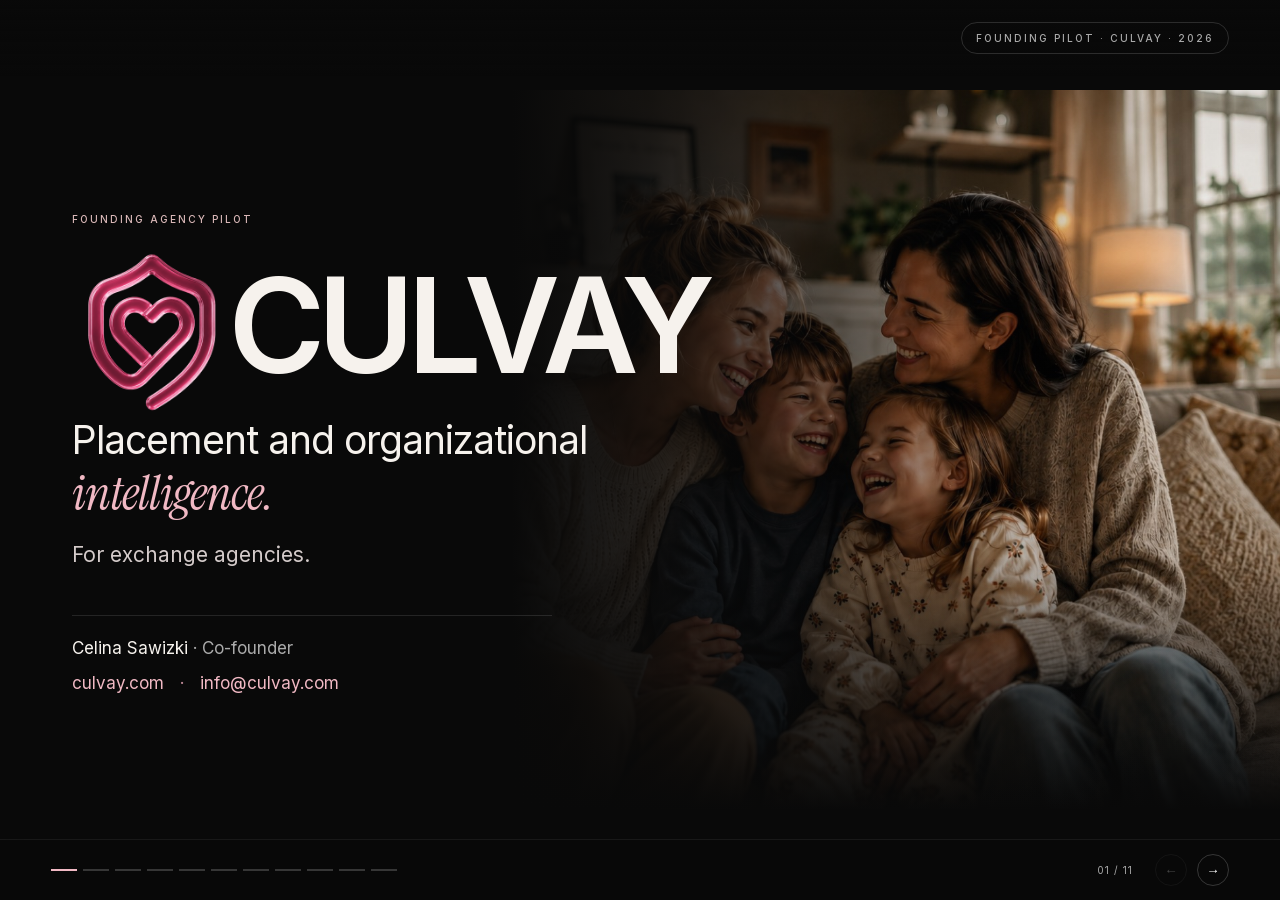
<file: index.html>
<!doctype html>
<html lang="en"><head><meta charset="utf-8"><meta name="viewport" content="width=device-width,initial-scale=1"><title>Culvay · Founding Pilot</title><meta name="author" content="Celina Sawizki"><link rel="icon" href="assets/signet.png">
<link rel="stylesheet" href="culvay-slides.css">
<style>
/* culvay-slides.css already loads fonts from assets/; this page is one level deeper, so repoint them. */
@font-face{font-family:Inter;src:url(assets/inter.woff2)}
@font-face{font-family:Instrument;src:url(assets/serif.woff2);font-style:italic}

h2.hl{font-size:52px;margin-bottom:0}

/* ---------- Cover & closing ---------- */
.cover{isolation:isolate}
.cover .canvas{justify-content:center}
.cover .canvas:before{content:"";position:absolute;inset:0 0 0 40%;z-index:-1;background:linear-gradient(90deg,#090909 0%,#090909c0 28%,#09090920 70%),linear-gradient(0deg,#090909 2%,transparent 35%),url(assets/family.jpg) 70% 36%/cover no-repeat}
.cover-copy{max-width:640px;position:relative}
.cover h1{font-size:76px;font-weight:550;line-height:1.02;letter-spacing:-.06em;margin:0 0 20px}
.cover-sub{font-size:19px;line-height:1.5;color:var(--soft);max-width:460px}
.byline{display:flex;align-items:center;gap:14px;margin-top:40px;padding-top:24px;border-top:1px solid var(--line);max-width:420px}
.byline img{width:52px;height:52px;border-radius:50%;object-fit:cover;border:2px solid #36242c}
.byline b{display:block;font-size:17px;font-weight:500}
.byline small{display:block;font-size:12px;color:var(--rose);letter-spacing:.5px;margin-top:2px}
.cover-site{margin-top:22px;font-size:12px;color:var(--muted);letter-spacing:1px}
.closing .canvas{justify-content:center;align-items:center;text-align:center}
.closing h1{font-size:60px}
.closing .cover-sub{margin:0 auto 32px}

/* ---------- Shared slide grid helpers ---------- */
.v3{display:grid;flex:1;min-height:0;gap:22px}
@media screen and (max-width:750px){.v3{grid-template-columns:minmax(0,1fr)!important}}

/* ---------- 01 · Description ---------- */
.pillars{display:flex;gap:10px;flex-wrap:wrap;margin-top:22px}
.pillars .chip{font-size:12px;padding:8px 14px}
.thesis{font-size:26px;line-height:1.35;letter-spacing:-.015em;color:var(--ink);max-width:760px;margin-top:18px}
.thesis b{font-weight:550}

/* ---------- 03 · Solution : full workflow diagram ---------- */
.diagram-canvas .lede{margin-bottom:0}
.art{position:absolute;object-fit:contain}
.name{font-size:15px;font-weight:500;letter-spacing:-.3px;color:var(--ink)}
.caption{font-size:11.5px;line-height:1.35;color:var(--muted);margin:3px 0 0}
.caption b{font-family:ui-monospace,SFMono-Regular,Menlo,monospace;font-weight:500;color:var(--blush)}
.txt{position:absolute}
.quiet{opacity:.5}
.swarm-band{position:absolute;left:300px;width:820px;top:300px;height:34px;border:1px solid #f1b9c433;border-radius:14px;background:linear-gradient(135deg,#ffffff08,#91384f1c)}
.pill{position:absolute;transform:translateX(-50%);display:flex;align-items:center;gap:7px;font-size:11px;letter-spacing:1.2px;text-transform:uppercase;color:var(--blush);border:1px solid #f1b9c455;border-radius:20px;background:#171114;white-space:nowrap}
.pill i{width:5px;height:5px;border-radius:50%;background:#f1b9c4}
.arrow-label{position:absolute;font-size:12px;line-height:18px;color:var(--blush);white-space:nowrap}
.step{position:absolute;width:22px;height:22px;border:1px solid #f1b9c4;color:#201317;background:var(--blush);border-radius:50%;display:grid;place-items:center;font-family:ui-monospace,monospace;font-size:11px;font-weight:600}
.more{position:absolute;left:1092px;top:378px}
.more .mono{font-size:30px;color:var(--blush);letter-spacing:-.04em;line-height:1}

/* ---------- 04 · Competition ---------- */
.comp{grid-template-columns:1fr 330px;gap:36px;align-items:center}
.comp .map{padding:14px 16px}
.comp .map svg{width:100%;height:410px}
.points{list-style:none;margin:0;padding:0}
.points li{padding:20px 0;border-top:1px solid var(--line)}
.points li:first-child{border-top:0}
.points .big{font-size:44px}
.points p{font-size:14px;line-height:1.5;color:var(--soft);margin-top:6px}

/* ---------- 05 · Market ---------- */
.mkt{grid-template-columns:280px 1fr 260px;align-items:center;gap:30px}
.roles3{list-style:none;margin:0;padding:0}
.roles3 li{padding:16px 0;border-top:1px solid var(--line)}
.roles3 li:first-child{border-top:0}
.roles3 b{display:block;font-size:18px;font-weight:500;letter-spacing:-.4px;margin-top:5px}
.roles3 .buyer b{color:var(--blush)}
.rings{display:flex;flex-direction:column;min-height:0}
.rings svg{width:100%;height:auto;max-height:300px;display:block}
.rings text{font-family:Inter,Arial,sans-serif;fill:var(--soft)}
.gtm{display:flex;align-items:center;gap:8px;justify-content:center;margin-top:8px;font-size:11px;color:var(--muted)}
.gtm b{font-weight:500;color:var(--ink);border:1px solid var(--line-2);border-radius:20px;padding:5px 11px}
.gtm b.on{background:var(--blush);color:#201317;border-color:var(--blush)}
.mktdesc{font-size:13.5px;line-height:1.55;color:var(--soft)}
.mktdesc b{color:var(--ink);font-weight:500}

/* ---------- 06 · Product model ---------- */
.prod{grid-template-columns:380px 1fr;gap:30px;align-items:center}
.prod-shot{margin:0;border-radius:14px;overflow:hidden;border:1px solid var(--line)}
.prod-shot img{width:100%;display:block}
.prod-shot figcaption{font-size:11px;color:var(--muted);padding:8px 2px 0}
.feat{list-style:none;margin:0;padding:0}
.feat li{display:grid;grid-template-columns:1fr auto;align-items:baseline;gap:10px;padding:9px 0;border-top:1px solid var(--line);font-size:13px;color:var(--ink)}
.feat li:first-child{border-top:0}
.road{list-style:none;margin:16px 0 0;padding:0;display:grid;grid-template-columns:repeat(7,1fr);gap:8px}
.road li{position:relative;padding-top:16px;border-top:2px solid var(--blush)}
.road li.now{border-top-style:dashed;border-top-color:#f1b9c4aa}
.road li.next{border-top:2px dotted #ffffff40}
.road li:before{content:"✓";position:absolute;top:-10px;left:0;width:18px;height:18px;border-radius:50%;background:var(--blush);color:#201317;font-size:10px;font-weight:700;display:grid;place-items:center}
.road li.now:before{content:"";background:var(--bg);border:2px solid var(--blush)}
.road li.next:before{content:"";background:var(--bg);border:1px solid #ffffff50}
.road span{font-size:9px;letter-spacing:1.3px;text-transform:uppercase;color:var(--rose)}
.road b{display:block;font-size:13px;font-weight:500;margin:4px 0 2px;letter-spacing:-.2px}
.road small{display:block;font-size:10px;color:var(--muted);line-height:1.4}
.partners{font-size:12px;line-height:1.5;color:var(--muted);margin-top:14px;border-top:1px solid var(--line);padding-top:12px}
.partners b{color:var(--soft);font-weight:500}

/* ---------- 07 · Business model : illustrated ---------- */
.biz{grid-template-columns:1fr 1fr;gap:26px;align-items:start;flex:none;margin-top:8px}
.price3{padding:28px 30px;position:relative;overflow:hidden}
.price3 .row{display:flex;align-items:baseline;gap:10px;margin-top:10px}
.price3 .big{font-size:46px}
.price3-fig{position:absolute;right:-10px;top:-10px;width:128px;opacity:.95}
.delivery{display:flex;flex-direction:column;gap:14px}
.dstep{display:flex;align-items:center;gap:16px;border:1px solid var(--line);border-radius:14px;padding:12px;background:var(--card)}
.dstep img{width:64px;height:64px;border-radius:10px;object-fit:cover;flex:none;background:#171114}
.dstep span{font-size:13px;color:var(--soft);line-height:1.4}
.dstep b{color:var(--ink);font-weight:500}

/* ---------- 09 · GTM ---------- */
.gtmplan{grid-template-columns:1fr 1fr;gap:24px;align-items:start;flex:none;margin-top:8px}
.gtmplan .card{padding:32px 34px}
.gtmplan .card h3{font-size:10px;letter-spacing:1.3px;text-transform:uppercase;color:var(--rose);margin:0 0 10px}
.gtmplan .card p{font-size:15px;line-height:1.7;color:var(--soft);margin:0}
.gtmplan .card p+p{margin-top:14px}
.seq{display:flex;align-items:center;gap:8px;justify-content:center;margin-top:20px;font-size:11px;color:var(--muted)}
.seq b{font-weight:500;color:var(--ink);border:1px solid var(--line-2);border-radius:20px;padding:6px 12px}
.seq b.on{background:var(--blush);color:#201317;border-color:var(--blush)}

/* ---------- 10 · Team ---------- */
.team10{grid-template-columns:300px 1fr;gap:26px;align-items:start;flex:none;margin-top:8px}
.team{display:flex;flex-direction:column;gap:14px}
.person{display:flex;gap:12px;align-items:center}
.person img{width:58px;height:58px;border-radius:50%;object-fit:cover;border:2px solid #36242c}
.person b{display:block;font-size:14px;font-weight:500}
.person small{display:block;font-size:10.5px;color:var(--muted);line-height:1.4;margin-top:2px}
.amb{display:flex;align-items:center;gap:12px;border-top:1px solid var(--line);padding-top:12px;font-size:11px;color:var(--muted)}
.amb b{font-size:28px;font-weight:500;color:var(--blush);letter-spacing:-.04em}
.advisors{padding:32px 34px}
.advisors p{font-size:15px;line-height:1.7;color:var(--soft);margin:0 0 16px}
.advisors p b{color:var(--ink);font-weight:500}

/* ---------- 11 · Financials ---------- */
.fin table{width:100%;border-collapse:collapse;font-size:13px;margin-top:6px}
.fin th{text-align:left;font-size:10px;letter-spacing:1.1px;text-transform:uppercase;font-weight:500;color:var(--muted);padding:0 10px 10px 0}
.fin th.yr{text-align:center}
.fin td{padding:10px 10px 10px 0;border-top:1px solid var(--line);color:var(--soft)}
.fin td.yr{text-align:center;font-family:ui-monospace,SFMono-Regular,Menlo,monospace;color:var(--ink)}
.fin td:first-child{color:var(--ink);font-weight:500}
.fin .tbd{color:var(--dim);font-style:italic;font-family:Inter,Arial,sans-serif;font-size:11.5px}

/* ---------- 12 · Status & ask ---------- */
.ask5{grid-template-columns:1fr 1.3fr;gap:18px;align-items:start;flex:none}
.team3{display:flex;flex-direction:column;gap:18px;padding:24px 26px}
.team3 .person img{width:70px;height:70px}
.team3 .person b{font-size:17px}
.team3 .person small{font-size:12px}
.ask h3{font-size:22px;letter-spacing:-.04em;margin-bottom:6px}
.ask ol{list-style:none;padding:0;margin:0}
.ask li{display:grid;grid-template-columns:24px 1fr;padding:8px 0;border-top:1px solid #ffffff16;font-size:11.5px;line-height:1.45;color:#c9bdc1}
.ask li:first-child{border-top:0}
.ask li span{font-size:9.5px;color:var(--rose);padding-top:2px}
.ask li b{display:block;color:var(--ink);font-weight:500;font-size:13.5px}
.ask5 .ask{padding:18px 28px}
.ask5 .ask h3{font-size:24px;margin-bottom:4px}
.ask5 .ask li b{font-size:15.5px}
.ask5 .ask li{font-size:13px;padding:6px 0}
a.cta{display:inline-flex;align-items:center;gap:26px;padding:10px 16px;background:#f4bcc7;color:#201317;border-radius:7px;text-decoration:none;font-size:12px;font-weight:600;margin-top:10px;align-self:flex-start}

/* ---------- Chrome: footer & nav (shared across every deck) ---------- */
footer{position:fixed;bottom:0;left:0;right:0;z-index:10;padding:14px 4%;display:flex;align-items:center;justify-content:space-between;background:#090909e0;backdrop-filter:blur(16px);border-top:1px solid #ffffff10}
.progress{display:flex;gap:6px;align-items:center}
.progress button{cursor:pointer;padding:8px 0;width:26px;background:none;border:0}
.progress button:after{content:"";display:block;height:2px;background:#ffffff30}
.progress button.active:after{background:var(--blush)}
.progress .sep{width:1px;height:12px;background:#ffffff30;margin:0 6px}
.controls{display:flex;gap:10px;align-items:center}
.controls span{font-size:10px;color:var(--muted);margin-right:12px;letter-spacing:1px;white-space:nowrap}
.controls button{border:1px solid #ffffff30;background:transparent;color:white;border-radius:50%;width:32px;height:32px;cursor:pointer}
.controls button:disabled{opacity:.25;cursor:default}
:focus-visible{outline:2px solid var(--blush);outline-offset:4px}
@media(prefers-reduced-motion:reduce){main{scroll-behavior:auto}}
@media print{html,body{background:#090909;-webkit-print-color-adjust:exact;print-color-adjust:exact}footer{display:none}header{position:fixed;background:none}main{height:auto;overflow:visible;scroll-snap-type:none}section{width:1280px;height:720px;display:block;overflow:hidden;break-after:page;page-break-after:always}section:last-child{break-after:auto;page-break-after:auto}.canvas{transform:none}@page{size:1280px 720px;margin:0}}

/* ---------- Phones: drop the fixed canvas and stack everything ---------- */
@media screen and (max-width:750px){
header{padding:18px 6%}.label{font-size:8px}
section{height:auto;min-height:100svh;display:block;scroll-snap-align:start}
main{scroll-snap-type:y proximity}
.canvas{width:auto;height:auto;transform:none;padding:96px 6% 96px}
.top{flex-direction:column;align-items:flex-start;gap:14px}
h2{font-size:38px}
.cover h1{font-size:46px}
.mkt,.comp,.prod,.biz,.gtmplan,.team10,.ask5{grid-template-columns:minmax(0,1fr)!important}
.road{grid-template-columns:1fr 1fr!important}
footer{gap:12px}.progress{flex:1;min-width:0;gap:3px;overflow:hidden}.progress button{flex:1;min-width:0;width:auto}.progress .sep{display:none}
/* Both workflow diagrams are hand-positioned for 1280×720 : keep them a scaled fixed canvas rather than reflowing. */
#s2,#s3{height:100svh!important;display:grid!important;place-items:center}
#s2 .canvas,#s3 .canvas{width:1280px!important;height:720px!important;padding:88px 72px 82px!important;transform:scale(calc(min(100vw,750px)/1280))!important}
}

/* Ascending GTM milestones */
.gtm-intro{font-size:17px;color:var(--soft);margin-top:14px}
.gtm-path{position:relative;width:1136px;height:420px;flex:none;margin-top:8px}
.gtm-curve{position:absolute;inset:0;width:100%;height:100%}
.gtm-milestone{position:absolute;width:244px}
.gtm-milestone h3{font-size:23px;line-height:1.15;margin:0 0 9px}
.gtm-milestone p{font-size:14px;line-height:1.55;color:var(--soft)}
.gtm-milestone b{display:block;margin-top:10px;font-size:11px;font-weight:500;color:var(--rose)}
.gtm-milestone img{width:76px;height:68px;object-fit:contain;position:absolute;left:56px;top:-80px}
.gtm-leadership{position:absolute;left:665px;top:20px;width:135px;height:95px;object-fit:contain}
.gtm-foot{font-size:11px;color:var(--muted);margin-top:0}
@media screen and (max-width:750px){#s9{height:100svh!important;display:grid!important;place-items:center}#s9 .canvas{width:1280px!important;height:720px!important;padding:88px 72px 82px!important;transform:scale(calc(min(100vw,750px)/1280))!important}}

/* Business model: price and participation */
.revenue-layout{display:grid;grid-template-columns:480px 1fr;gap:36px;margin-top:48px}
.revenue-price{padding-top:12px}
.revenue-number{font-size:96px;letter-spacing:-7px;line-height:1.1;color:var(--blush);margin-top:12px}
.revenue-unit{font-size:23px;color:var(--ink);margin-top:8px}
.revenue-detail{font-size:16px;line-height:1.65;color:var(--soft);margin-top:24px}
.revenue-future{border-top:1px solid var(--line);margin-top:30px;padding-top:20px}
.revenue-future p{font-size:16px;color:var(--soft);margin-top:8px}
.revenue-future small{display:block;font-size:12px;color:var(--muted);margin-top:7px}
.revenue-future-big{margin-top:40px;padding-top:28px}
.revenue-future-big .k{font-size:13px}
.revenue-future-big p{font-size:24px;color:var(--ink);margin-top:14px;line-height:1.4}
.revenue-future-big small{font-size:15px;margin-top:10px}
.revenue-diagram{position:relative;height:400px}
.revenue-diagram svg{position:absolute;inset:0;width:100%;height:100%}
.revenue-leader{position:absolute;top:0;left:75px;display:flex;gap:18px;align-items:center}
.revenue-leader img{width:135px;height:104px;object-fit:contain}
.revenue-diagram h3{font-size:20px;margin:0 0 7px}
.revenue-diagram p{font-size:13px;color:var(--soft)}
.revenue-user{position:absolute;top:205px;width:280px;text-align:center}
.revenue-coord{left:0}.revenue-family{right:0}
.revenue-user>img,.revenue-pair{height:94px;margin-bottom:15px}
.revenue-user>img{width:100px;object-fit:contain}
.revenue-pair{display:flex;justify-content:center;gap:4px}
.revenue-pair img{height:94px;width:90px;object-fit:contain}
.revenue-user span{display:block;margin-top:12px;color:var(--rose);font-size:12px}
@media screen and (max-width:750px){#s8{height:100svh!important;display:grid!important;place-items:center}#s8 .canvas{width:1280px!important;height:720px!important;padding:88px 72px 82px!important;transform:scale(calc(min(100vw,750px)/1280))!important}}

.founder-duo{display:grid;grid-template-columns:1fr 1fr;gap:56px;margin-top:28px;max-width:1000px;width:100%;align-self:center}
.founder-duo figure{margin:0}
.founder-duo img{width:100%;height:300px;object-fit:cover;object-position:center 35%;border-radius:12px;display:block}
.founder-duo figcaption{padding-top:17px}
.founder-duo h3{font-size:32px;letter-spacing:-1px}
.founder-duo p{font-size:17px;color:var(--rose);margin-top:7px}
.founder-support{font-size:14px;color:var(--muted);margin:24px auto 0;width:1000px;border-top:1px solid var(--line);padding-top:16px}
.founder-support b{font-weight:500;color:var(--blush)}
@media screen and (max-width:750px){#s10{height:100svh!important;display:grid!important;place-items:center}#s10 .canvas{width:1280px!important;height:720px!important;padding:88px 72px 82px!important;transform:scale(calc(min(100vw,750px)/1280))!important}}

/* Centered intelligence overview, founder portraits, and focused raise */
.intelligence-center{text-align:center;margin-top:27px}
.intelligence-center h2.hl{font-size:64px}
.intelligence-statement{font-size:29px;line-height:1.45;color:var(--soft);margin:24px auto 0}
.intelligence-statement b{font-weight:500;color:var(--ink)}
.intelligence-levels{display:flex;justify-content:center;gap:100px;margin-top:32px}
.intelligence-levels>div{width:340px}
.intelligence-levels img{height:110px;width:155px;object-fit:contain;margin-bottom:12px}
.intelligence-levels h3{font-size:23px}
.intelligence-levels p{font-size:17px;color:var(--soft);margin-top:10px}
.founder-duo{margin-top:24px;gap:80px;max-width:1040px;text-align:center}
.founder-duo img{height:220px;width:220px;border-radius:50%;object-fit:contain;object-position:center;margin:0 auto}
.founder-duo figcaption{padding-top:16px}
.founder-duo h3{font-size:30px}
.founder-duo p{font-size:16px;margin-top:6px}
.founder-experience{font-size:17px;line-height:1.5;color:var(--soft);margin-top:17px}
.founder-experience span{display:block;font-size:14px;line-height:1.5;color:var(--muted);margin-top:12px}
.raise-focus{text-align:center;margin:auto 0}
.raise-focus h2{font-size:88px;line-height:1.1}
.raise-focus h2 em{display:block;font-size:156px;line-height:1.15;margin-top:4px}
.raise-purpose{font-size:25px;line-height:1.5;color:var(--soft);margin-top:20px}
.raise-focus .cta{font-size:17px;padding:14px 24px;margin-top:28px}
.raise-contact{font-size:14px;color:var(--muted);margin-top:14px}
@media screen and (max-width:750px){#s1,#s12{height:100svh!important;display:grid!important;place-items:center}#s1 .canvas,#s12 .canvas{width:1280px!important;height:720px!important;padding:88px 72px 82px!important;transform:scale(calc(min(100vw,750px)/1280))!important}}

/* Two connected intelligence scenes */
.intelligence-center{margin-top:12px}
.intelligence-center h2.hl{font-size:60px}
.intelligence-statement{font-size:23px;margin-top:16px}
.intelligence-scenes{display:grid;grid-template-columns:520px 520px;gap:64px;justify-content:center;margin-top:22px}
.intelligence-scene{margin:0}
.scene-art{height:270px;position:relative}
.scene-art svg{position:absolute;inset:0;width:100%;height:100%}
.scene-art img{position:absolute;object-fit:contain}
.scene-home{left:0;top:34px;width:230px;height:190px}
.scene-lcc{left:332px;top:86px;width:130px;height:135px}
.scene-art span{position:absolute;font-size:12px;color:var(--muted)}
.home-label{top:235px;left:0;width:230px}.lcc-label{top:235px;left:310px;width:174px}
.scene-leadership{left:202px;top:0;width:116px;height:95px}
.leadership-label{left:165px;top:98px;width:190px;background:var(--bg)}
.scene-coord{top:178px;width:72px;height:64px}.scene-coord.c1{left:56px}.scene-coord.c2{left:224px}.scene-coord.c3{left:392px}
.coordinators-label{top:250px;left:80px;width:360px}
.intelligence-scene figcaption{margin-top:22px}
.intelligence-scene h3{font-size:25px}
.intelligence-scene figcaption p{font-size:17px;color:var(--soft);margin-top:10px}

/* Brand-first investor cover */
body:has(#cover:target) header .brand{visibility:hidden}
#cover .canvas{justify-content:center}
#cover .canvas:before{background:linear-gradient(90deg,#090909 0%,#090909dd 18%,#09090970 47%,#09090908 85%),linear-gradient(0deg,#090909 0%,transparent 35%),url(assets/family.jpg) 70% 36%/cover no-repeat}
.brand-cover-copy{max-width:730px}
.cover-identity{display:flex;align-items:center;gap:0;margin:30px 0 30px}
.cover-identity img{width:240px;height:240px;object-fit:contain;margin:-68px -44px -68px -40px}
#cover .cover-identity h1{font-size:132px;line-height:1;letter-spacing:-8px;margin:0;font-weight:600;transform:translateY(4px)}
.cover-position{font-size:39px;line-height:1.2;letter-spacing:-1px;color:var(--ink)}
.cover-position em{font-size:49px}
.cover-audience{font-size:21px;color:var(--soft);margin-top:20px}
.cover-contact{margin-top:48px;padding-top:22px;border-top:1px solid var(--line);max-width:480px}
.cover-contact p{font-size:17px;color:var(--ink)}
.cover-contact p span{color:var(--muted)}
.cover-contact>div{display:flex;gap:16px;align-items:center;margin-top:15px;font-size:17px;color:var(--rose)}
.cover-contact a{color:var(--blush);text-decoration:none}
@media screen and (max-width:750px){#cover{height:100svh!important;display:grid!important;place-items:center}#cover .canvas{width:1280px!important;height:720px!important;padding:88px 72px 82px!important;transform:scale(calc(min(100vw,750px)/1280))!important}}

#s9 .gtm-milestone{width:218px}
#s9 .gtm-milestone h3{font-size:21px}
#s9 .gtm-leadership{left:590px;top:5px;width:120px;height:85px}

#closing .cover-copy{max-width:800px;width:800px}
.closing-identity{display:flex;justify-content:center;align-items:center;gap:0;margin-bottom:24px}
.closing-identity img{width:240px;height:240px;object-fit:contain;margin:-45px -38px -45px -35px}
#closing .closing-identity h1{font-size:110px;line-height:1;letter-spacing:-6px;margin:0;transform:translateY(4px)}
#closing .cover-sub{max-width:none;font-size:25px}
</style></head>
<body>
<header><div class="brand"><img src="assets/signet.png" alt="">Culvay</div><span class="label">Founding pilot · Culvay · 2026</span></header>
<main>

<!-- ============ COVER ============ -->
<section id="cover" class="cover" aria-labelledby="t0"><div class="canvas">
<div class="cover-copy brand-cover-copy">
<div class="eyebrow">Founding agency pilot</div>
<div class="cover-identity"><img src="assets/signet.png" alt="Culvay logo"><h1 id="t0">CULVAY</h1></div>
<p class="cover-position">Placement and organizational<br><em>intelligence.</em></p>
<p class="cover-audience">For exchange agencies.</p>
<div class="cover-contact"><p>Celina Sawizki <span>· Co-founder</span></p><div><a href="https://culvay.com">culvay.com</a><span>·</span><a href="mailto:info@culvay.com">info@culvay.com</a></div></div>
</div>
</div></section>

<!-- ============ 01 · PROBLEM ============ -->
<section id="s2" aria-labelledby="t2"><div class="canvas diagram-canvas">
<div class="eyebrow">02 / The problem</div>
<h2 id="t2" class="hl">The agency finds out <em>last.</em></h2>
<p class="lede">One manual check-in a month. Nothing in between. Until something breaks.</p>

<svg width="1280" height="720" style="position:absolute;inset:0" aria-hidden="true"><defs>
<linearGradient id="flow2" gradientUnits="userSpaceOnUse" x1="0" y1="640" x2="0" y2="200"><stop stop-color="#f1b9c466"></stop><stop offset="1" stop-color="#f1b9c4"></stop></linearGradient>
<marker id="arrow2" viewBox="0 0 10 10" refX="7" refY="5" markerWidth="7" markerHeight="7" orient="auto-start-reverse"><path d="M1 1L8 5L1 9Z" fill="#f1b9c4"></path></marker></defs>
<g fill="none" stroke="url(#flow2)" stroke-width="2" marker-end="url(#arrow2)">
<path d="M568 538C568 524 610 520 616 514"></path>
<path d="M712 538C712 524 670 520 664 514"></path>
<path d="M640 480V446"></path>
</g>
<path d="M640 446V270" stroke="#f1b9c455" stroke-width="2" stroke-dasharray="4 7" fill="none" marker-end="url(#arrow2)"></path>
</svg>

<img class="art" style="left:590px;top:200px;width:100px;height:62px" src="assets/leadership-pink.png" alt="Agency leadership">
<div class="txt" style="left:702px;top:212px;width:270px"><div class="name">Agency leadership</div></div>

<img class="art" style="left:600px;top:370px;width:80px;height:70px" src="assets/coordinator-pink.png" alt="Local coordinator">
<div class="txt" style="left:688px;top:384px;width:200px"><div class="name">Local coordinator</div><p class="caption">an <b>HR role</b></p></div>

<img class="art" style="left:522px;top:542px;width:92px;height:78px" src="assets/family-pink.png" alt="Host family">
<img class="art" style="left:682px;top:542px;width:60px;height:78px" src="assets/au-pair-pink.png" alt="Au pair">
<div class="txt" style="left:488px;width:160px;top:624px;text-align:center"><div class="name" style="font-size:13px">Host family</div></div>
<div class="txt" style="left:652px;width:200px;top:624px;text-align:left;padding-left:30px"><div class="name" style="font-size:13px">Au pair</div></div>

<div class="step" style="left:629px;top:517px">1</div><div class="arrow-label" style="left:726px;top:502px;line-height:16px">~1 check-in<br>per month</div>
<div class="step" style="left:609px;top:355px">2</div><div class="arrow-label" style="left:652px;top:323px;line-height:16px">scattered report<br>only if turnover happens</div>

<div class="txt" style="left:72px;top:310px;width:360px"><p class="thesis" style="margin-top:0">Only <b class="pink">32%</b> of au pairs with a problem told their agency. <b class="pink">79.8%</b> told friends.</p><p class="caption" style="margin-top:16px">Source: Culvay field study of 120+ au pairs.</p></div>

</div></section>

<!-- ============ 02 · DESCRIPTION ============ -->
<section id="s1" aria-labelledby="t1"><div class="canvas">
<div class="eyebrow">03 / Our vision</div>
<div class="intelligence-center">
<h2 id="t1" class="hl">Building the first <em>artificial intelligence</em> layer for cultural exchange</h2>
<p class="intelligence-statement">Grounded in Organizational Behavior Management (OBM) research.</p>
<div class="intelligence-scenes">
<figure class="intelligence-scene">
<div class="scene-art placement-scene" role="img" aria-label="Host family and au pair in one home, connected to their local coordinator">
<svg viewBox="0 0 520 270" aria-hidden="true"><path d="M216 151H340" fill="none" stroke="#c48d9b" stroke-width="2"></path><circle cx="278" cy="151" r="5" fill="#f1b9c4"></circle></svg>
<img class="scene-home" src="assets/household-pink.png" alt="Host-family home with an au pair">
<img class="scene-lcc" src="assets/coordinator-pink.png" alt="Local coordinator at a desk">
<span class="home-label">Host family + au pair</span><span class="lcc-label">Local coordinator</span>
</div>
<figcaption><h3>Placement intelligence</h3><p>One placement. Shared context.</p></figcaption>
</figure>
<figure class="intelligence-scene">
<div class="scene-art organization-scene" role="img" aria-label="Three local coordinators connected to agency leadership, bringing placement information together">
<svg viewBox="0 0 520 270" aria-hidden="true"><path d="M260 108V140M92 178V140H428V178M260 140V178" fill="none" stroke="#c48d9b" stroke-width="2"></path><circle cx="260" cy="140" r="5" fill="#f1b9c4"></circle></svg>
<img class="scene-leadership" src="assets/leadership-pink.png" alt="Agency leadership">
<span class="leadership-label">Agency leadership</span>
<img class="scene-coord c1" src="assets/coordinator-pink.png" alt="Local coordinator">
<img class="scene-coord c2" src="assets/coordinator-man-pink.png" alt="Local coordinator">
<img class="scene-coord c3" src="assets/coordinator-woman-pink.png" alt="Local coordinator">
<span class="coordinators-label">Across coordinators and placements</span>
</div>
<figcaption><h3>Organizational intelligence</h3><p>Every placement. Agency-wide insight.</p></figcaption>
</figure>
</div>
</div>
</div></section>

<!-- ============ 03 · SOLUTION ============ -->
<section id="s3" aria-labelledby="t3"><div class="canvas diagram-canvas">
<div class="eyebrow">04 / How it works</div>
<h2 id="t3" class="hl">Intelligence at every <em>level.</em></h2>
<p class="lede">Connected information. Better-informed decisions.</p>

<div class="swarm-band"></div>
<svg width="1280" height="720" style="position:absolute;inset:0" aria-hidden="true"><defs>
<linearGradient id="flow" gradientUnits="userSpaceOnUse" x1="0" y1="640" x2="0" y2="200"><stop stop-color="#f1b9c466"></stop><stop offset="1" stop-color="#f1b9c4"></stop></linearGradient>
<marker id="arrow" viewBox="0 0 10 10" refX="7" refY="5" markerWidth="7" markerHeight="7" orient="auto-start-reverse"><path d="M1 1L8 5L1 9Z" fill="#f1b9c4"></path></marker>
<radialGradient id="orb" cx="30%" cy="25%"><stop stop-color="#f0dce0"></stop><stop offset=".6" stop-color="#c48d9b"></stop><stop offset="1" stop-color="#91384f"></stop></radialGradient></defs>
<g fill="none" stroke="url(#flow)" stroke-width="2" marker-end="url(#arrow)" opacity="1">
<path d="M358 538C358 524 400 520 406 514"></path>
<path d="M502 538C502 524 460 520 454 514"></path>
<path d="M430 480V446"></path>
<path d="M430 366V340"></path></g><g fill="none" stroke="url(#flow)" stroke-width="2" marker-end="url(#arrow)" opacity=".45">
<path d="M648 538C648 524 690 520 696 514"></path>
<path d="M792 538C792 524 750 520 744 514"></path>
<path d="M720 480V446"></path>
<path d="M720 366V340"></path></g><g fill="none" stroke="url(#flow)" stroke-width="2" marker-end="url(#arrow)" opacity=".45">
<path d="M938 538C938 524 980 520 986 514"></path>
<path d="M1082 538C1082 524 1040 520 1034 514"></path>
<path d="M1010 480V446"></path>
<path d="M1010 366V340"></path></g>
<path d="M720 296V268" stroke="url(#flow)" stroke-width="2" fill="none" marker-end="url(#arrow)"></path>
<path d="M268 462H397" stroke="#c48d9b" stroke-width="1.5" stroke-dasharray="3 4" fill="none"></path>
<path d="M1060 404H1082" stroke="#f1b9c455" stroke-width="1.5" stroke-dasharray="2 5"></path>
<path d="M330 319l18 -11l20 17l16 -12M330 319l38 6" stroke="#f1b9c455" fill="none"></path><circle cx="330" cy="319" r="8.5" fill="#f1b9c4" opacity=".05"></circle><circle cx="330" cy="319" r="3.5" fill="url(#orb)"></circle><circle cx="348" cy="308" r="8" fill="#f1b9c4" opacity=".05"></circle><circle cx="348" cy="308" r="3" fill="url(#orb)"></circle><circle cx="368" cy="325" r="8.5" fill="#f1b9c4" opacity=".05"></circle><circle cx="368" cy="325" r="3.5" fill="url(#orb)"></circle><circle cx="384" cy="313" r="8" fill="#f1b9c4" opacity=".05"></circle><circle cx="384" cy="313" r="3" fill="url(#orb)"></circle><path d="M430 319l18 -11l20 17l16 -12M430 319l38 6" stroke="#f1b9c455" fill="none"></path><circle cx="430" cy="319" r="8.5" fill="#f1b9c4" opacity=".05"></circle><circle cx="430" cy="319" r="3.5" fill="url(#orb)"></circle><circle cx="448" cy="308" r="8" fill="#f1b9c4" opacity=".05"></circle><circle cx="448" cy="308" r="3" fill="url(#orb)"></circle><circle cx="468" cy="325" r="8.5" fill="#f1b9c4" opacity=".05"></circle><circle cx="468" cy="325" r="3.5" fill="url(#orb)"></circle><circle cx="484" cy="313" r="8" fill="#f1b9c4" opacity=".05"></circle><circle cx="484" cy="313" r="3" fill="url(#orb)"></circle><path d="M530 319l18 -11l20 17l16 -12M530 319l38 6" stroke="#f1b9c455" fill="none"></path><circle cx="530" cy="319" r="8.5" fill="#f1b9c4" opacity=".05"></circle><circle cx="530" cy="319" r="3.5" fill="url(#orb)"></circle><circle cx="548" cy="308" r="8" fill="#f1b9c4" opacity=".05"></circle><circle cx="548" cy="308" r="3" fill="url(#orb)"></circle><circle cx="568" cy="325" r="8.5" fill="#f1b9c4" opacity=".05"></circle><circle cx="568" cy="325" r="3.5" fill="url(#orb)"></circle><circle cx="584" cy="313" r="8" fill="#f1b9c4" opacity=".05"></circle><circle cx="584" cy="313" r="3" fill="url(#orb)"></circle><path d="M880 319l18 -11l20 17l16 -12M880 319l38 6" stroke="#f1b9c455" fill="none"></path><circle cx="880" cy="319" r="8.5" fill="#f1b9c4" opacity=".05"></circle><circle cx="880" cy="319" r="3.5" fill="url(#orb)"></circle><circle cx="898" cy="308" r="8" fill="#f1b9c4" opacity=".05"></circle><circle cx="898" cy="308" r="3" fill="url(#orb)"></circle><circle cx="918" cy="325" r="8.5" fill="#f1b9c4" opacity=".05"></circle><circle cx="918" cy="325" r="3.5" fill="url(#orb)"></circle><circle cx="934" cy="313" r="8" fill="#f1b9c4" opacity=".05"></circle><circle cx="934" cy="313" r="3" fill="url(#orb)"></circle><path d="M980 319l18 -11l20 17l16 -12M980 319l38 6" stroke="#f1b9c455" fill="none"></path><circle cx="980" cy="319" r="8.5" fill="#f1b9c4" opacity=".05"></circle><circle cx="980" cy="319" r="3.5" fill="url(#orb)"></circle><circle cx="998" cy="308" r="8" fill="#f1b9c4" opacity=".05"></circle><circle cx="998" cy="308" r="3" fill="url(#orb)"></circle><circle cx="1018" cy="325" r="8.5" fill="#f1b9c4" opacity=".05"></circle><circle cx="1018" cy="325" r="3.5" fill="url(#orb)"></circle><circle cx="1034" cy="313" r="8" fill="#f1b9c4" opacity=".05"></circle><circle cx="1034" cy="313" r="3" fill="url(#orb)"></circle></svg>

<img class="art" style="left:670px;top:200px;width:100px;height:62px" src="assets/leadership-pink.png" alt="Agency leadership">
<div class="txt" style="left:782px;top:214px"><div class="name">Agency leadership</div></div>
<div class="pill" style="left:720px;top:304px;padding:5px 14px"><i></i>Agent swarms</div>

<div class="">
<img class="art" style="left:390px;top:370px;width:80px;height:70px" src="assets/coordinator-pink.png" alt="Local coordinator">
<div class="pill" style="left:430px;top:484px;padding:5px 12px"><i></i><i></i>AI agents</div>
<img class="art" style="left:312px;top:542px;width:92px;height:78px" src="assets/family-pink.png" alt="Host family">
<img class="art" style="left:472px;top:542px;width:60px;height:78px" src="assets/au-pair-pink.png" alt="Au pair">
</div><div class="quiet">
<img class="art" style="left:680px;top:370px;width:80px;height:70px" src="assets/coordinator-man-pink.png" alt="Local coordinator">
<div class="pill" style="left:720px;top:484px;padding:5px 12px"><i></i><i></i>AI agents</div>
<img class="art" style="left:602px;top:542px;width:92px;height:78px" src="assets/family-pink.png" alt="Host family">
<img class="art" style="left:762px;top:542px;width:60px;height:78px" src="assets/au-pair-pink.png" alt="Au pair">
</div><div class="quiet">
<img class="art" style="left:970px;top:370px;width:80px;height:70px" src="assets/coordinator-woman-pink.png" alt="Local coordinator">
<div class="pill" style="left:1010px;top:484px;padding:5px 12px"><i></i><i></i>AI agents</div>
<img class="art" style="left:892px;top:542px;width:92px;height:78px" src="assets/family-pink.png" alt="Host family">
<img class="art" style="left:1052px;top:542px;width:60px;height:78px" src="assets/au-pair-pink.png" alt="Au pair">
</div>

<div class="txt" style="left:478px;top:384px"><div class="name">Local coordinator</div></div>
<div class="txt" style="left:278px;width:160px;top:624px;text-align:center"><div class="name" style="font-size:13px">Host family</div></div>
<div class="txt" style="left:442px;width:200px;top:624px;text-align:left;padding-left:30px"><div class="name" style="font-size:13px">Au pair</div></div>


<div class="step" style="left:419px;top:517px">1</div><div class="arrow-label" style="left:516px;top:502px;line-height:16px">weekly check-ins<br>+ schedule</div>
<div class="step" style="left:399px;top:451px">2</div><div class="arrow-label" style="left:442px;top:453px">placement intelligence</div>
<div class="step" style="left:399px;top:341px">3</div><div class="arrow-label" style="left:442px;top:343px">every placement, every week</div>
<div class="step" style="left:689px;top:270px">4</div><div class="arrow-label" style="left:732px;top:272px">organizational intelligence</div>

<div class="notif" style="left:72px;top:400px;width:196px"><div class="app"><img src="assets/signet.png" alt="">Culvay<time>Early warning</time></div><h4>Parker family · Risk rising</h4><p>Over the 45-hour weekly legal limit for 3 weeks.</p><p class="sug">Suggested: call the host family this week.</p></div>
</div></section>

<!-- ============ 04 · COMPETITION ============ -->
<section id="s4" aria-labelledby="t4"><div class="canvas">
<div class="eyebrow">05 / Why Culvay</div>
<h2 id="t4" class="hl">Today it runs on <em>WhatsApp.</em></h2>
<div class="v3 comp">
<figure class="map card">
<svg viewBox="0 0 440 280" role="img" aria-label="Positioning map. Horizontal axis: generic tools to built for exchange programs. Vertical axis: reactive to proactive. Group chats, spreadsheets and generic CRMs sit in the generic, reactive corner. Agency CRMs and coordinator's gut are exchange-specific but reactive. Culvay is alone in the built-for-exchange, proactive corner.">
<rect x="230" y="14" width="196" height="118" rx="10" fill="#f1b9c40a"></rect>
<path d="M30 140H426 M228 14V266" stroke="#ffffff22"></path>
<text x="30" y="276" font-size="10" fill="#8a8084">← Generic tools</text>
<text x="426" y="276" font-size="10" fill="#8a8084" text-anchor="end">Built for exchange →</text>
<text x="14" y="140" font-size="10" fill="#8a8084" transform="rotate(-90 14 140)" text-anchor="middle">Reactive ← → Proactive</text>
<g font-size="11.5" fill="#d4cbca">
<circle cx="78" cy="226" r="7" fill="#a79a94"></circle><text x="90" y="230">Group chats &amp; email</text>
<circle cx="70" cy="186" r="7" fill="#a79a94"></circle><text x="82" y="190">Spreadsheets</text>
<circle cx="120" cy="114" r="7" fill="#a79a94"></circle><text x="132" y="118">Generic CRMs &amp; surveys</text>
<circle cx="290" cy="176" r="7" fill="#a79a94"></circle><text x="302" y="180">Agency CRMs</text>
<circle cx="330" cy="224" r="7" fill="#a79a94"></circle><text x="342" y="228">Coordinator's gut</text>
</g>
<circle cx="360" cy="58" r="22" fill="#f1b9c41f"></circle><circle cx="360" cy="58" r="10" fill="#f1b9c4"></circle>
<text x="340" y="62" font-size="14" fill="#f1b9c4" text-anchor="end" font-weight="600">Culvay</text>
<text x="420" y="122" font-size="9" letter-spacing="1.2" fill="#c48d9b" text-anchor="end">EMPTY UNTIL NOW</text>
</svg></figure>
<ol class="points">
<li><span class="big">Connected</span><p>Both sides. One placement record. AI.</p></li>
<li><span class="big pink">Intelligence</span><p>Placement insight. Agency-wide patterns.</p></li>
<li><span class="big">120+</span><p>research participants shaped Culvay</p></li>
</ol>
</div>
</div></section>

<!-- ============ 05 · PRODUCT / SERVICE MODEL ============ -->
<section id="s6" aria-labelledby="t6"><div class="canvas">
<style>
#s6 #t6{text-align:center;font-size:76px;margin-top:60px}
#s6 .road{margin-top:108px;gap:16px}
#s6 .road li{padding-top:28px}
#s6 .road b{font-size:18px;line-height:1.35;margin-top:10px}
#s6 .road span{font-size:10px}
#s6 .road small{font-size:13px;line-height:1.5;margin-top:7px}
#s6 .road li:before{width:24px;height:24px;top:-13px;font-size:12px}
@media screen and (max-width:750px){#s6 .road{grid-template-columns:repeat(7,1fr)!important}#s6{height:100svh!important;display:grid!important;place-items:center}#s6 .canvas{width:1280px!important;height:720px!important;padding:88px 72px 82px!important;transform:scale(calc(min(100vw,750px)/1280))!important}}
</style>
<div class="eyebrow">06 / What your coordinators get</div>
<h2 id="t6" class="hl">Built. Ready for<br><em>your coordinators.</em></h2>
<ol class="road" aria-label="Live features and what comes next">
<li><span>Done</span><b>Weekly check‑ins</b><small>Both sides of every placement</small></li>
<li><span>Done</span><b>Shared schedule</b><small>10-hour / 45-hour checks</small></li>
<li><span>Done</span><b>Coordinator dashboard</b><small>Instant alerts: hours, stipend mismatch, safety phrases, rematch signals</small></li>
<li><span>Done</span><b>PDF summary and WhatsApp drafts</b><small>Placement context, follow-up ready</small></li>
<li><span>Done</span><b>AI briefs</b><small>Early warnings explained in plain words</small></li>
<li><span>Done</span><b>Agency-wide insights</b><small>Patterns across coordinators</small></li>
<li class="now"><span>Next</span><b>AI agent in coordinators' WhatsApp</b><small>Briefs and suggested replies where coordinators already work</small></li>
</ol>

</div></section>

<!-- ============ 06 · BUSINESS MODEL ============ -->
<section id="s8" aria-labelledby="t8"><div class="canvas">
<div class="eyebrow">07 / Pricing</div>
<h2 id="t8" class="hl">Start free. Families always <em>free.</em></h2>
<div class="revenue-layout">
<div class="revenue-price">
<div class="k">The founding agency pays</div>
<div class="revenue-number">$0</div>
<p class="revenue-unit">for a 90-day pilot</p>
<div class="revenue-future revenue-future-big"><span class="k">After the pilot</span><p>Discounted founding price for 24 months</p></div>
</div>
<div class="revenue-diagram" role="group" aria-label="Agency subscription provides intelligence for leadership and coordinators, with free access for au pairs and host families.">
<svg viewBox="0 0 610 400" aria-hidden="true"><path d="M300 105V155M300 155H135V205M300 155H465V205" stroke="#c48d9b" stroke-width="2" fill="none"></path><circle cx="300" cy="155" r="5" fill="#f1b9c4"></circle></svg>
<div class="revenue-leader"><img src="assets/leadership-pink.png" alt="Agency leadership"><div><h3>Agency leadership</h3></div></div>
<div class="revenue-user revenue-coord"><img src="assets/coordinator-pink.png" alt="Local coordinator"><h3>Coordinators</h3><span>Free for 90 days</span></div>
<div class="revenue-user revenue-family"><div class="revenue-pair"><img src="assets/au-pair-pink.png" alt="Au pair"><img src="assets/family-pink.png" alt="Host family"></div><h3>Au pairs and host families</h3><span>Free</span></div>
</div>
</div>
</div></section>

<!-- ============ 07 · TEAM & ADVISORS ============ -->
<section id="s10" aria-labelledby="t10"><div class="canvas">
<div class="eyebrow">08 / Founders</div>
<h2 id="t10" class="hl">The people behind <em>Culvay.</em></h2>
<div class="founder-duo">
<figure><img src="assets/celina.jpg" alt="Celina Sawizki"><figcaption><h3>Celina Sawizki</h3><p>Co-founder · Former au pair</p><div class="founder-experience">Psychology, Entrepreneurship &amp; CS<br>Temple University<br><span>WHY US Ambassador<br>European Innovation Academy alumna</span></div></figcaption></figure>
<figure><img src="assets/mukul.jpg" alt="Mukul Natarajan"><figcaption><h3>Mukul Natarajan</h3><p>Co-founder · Engineering</p><div class="founder-experience">CS &amp; Business<br>University of Maryland<br><span>AI/ML Engineer</span></div></figcaption></figure>
</div>
<!-- Founder experience source: https://pitch.culvay.com/, accessed October 27, 2026. -->
</div></section>

<!-- ============ 08 · FINANCIALS ============ -->
<!-- ============ 09 · MARKET ============ -->
<!-- ============ 10 · GO-TO-MARKET ============ -->
<section id="s9" aria-labelledby="t9"><div class="canvas">
<div class="eyebrow">09 / Your founding pilot</div>
<h2 id="t9" class="hl">Your 90-day founding <em>pilot.</em></h2>
<p class="gtm-intro">One region. Clear success criteria.</p>
<div class="gtm-path" role="group" aria-label="Founding pilot journey: scope, onboarding, early warnings, results, and rollout.">
<svg viewBox="0 0 1136 420" aria-hidden="true" class="gtm-curve">
<defs><linearGradient id="gtm-rise" x1="0" y1="1" x2="1" y2="0"><stop stop-color="#91384f"></stop><stop offset="1" stop-color="#f1b9c4"></stop></linearGradient><marker id="gtm-arrow" viewBox="0 0 10 10" refX="8" refY="5" markerWidth="5" markerHeight="5" orient="auto"><path d="M1 1L9 5L1 9" fill="none" stroke="#f1b9c4" stroke-width="1.5"></path></marker></defs>
<path d="M20 325 C150 325 225 290 320 270 S455 237 540 210 S680 170 760 140 S920 85 1000 55 L1110 12" fill="none" stroke="url(#gtm-rise)" stroke-width="4" marker-end="url(#gtm-arrow)"></path>
<g stroke="#f1b9c426" stroke-dasharray="3 6"><path d="M90 320V402"></path><path d="M320 270V402"></path><path d="M540 210V402"></path><path d="M760 140V402"></path><path d="M1000 55V402"></path></g><g fill="#090909" stroke="#f1b9c4" stroke-width="2"><circle cx="90" cy="320" r="15"></circle><circle cx="320" cy="270" r="15"></circle><circle cx="540" cy="210" r="15"></circle><circle cx="760" cy="140" r="15"></circle><circle cx="1000" cy="55" r="15"></circle></g><g fill="#f1b9c4" font-family="Inter,Arial,sans-serif" font-size="12" text-anchor="middle"><text x="90" y="324">1</text><text x="320" y="274">2</text><text x="540" y="214">3</text><text x="760" y="144">4</text><text x="1000" y="59">5</text></g>
</svg>
<div class="gtm-milestone" style="left:0px;top:172px"><img src="assets/coordinator-pink.png" alt=""><h3>Week 1</h3><p>Scope, region,<br>success criteria.</p></div>
<div class="gtm-milestone" style="left:225px;top:302px"><h3>Weeks 2 to 3</h3><p>Families and<br>au pairs join.</p></div>
<div class="gtm-milestone" style="left:445px;top:250px"><h3>Weeks 4 to 11</h3><p>Early warnings.<br>Review every two weeks.</p></div>
<div class="gtm-milestone" style="left:660px;top:184px"><h3>Week 12</h3><p>Results and decision.</p></div>
<div class="gtm-milestone" style="left:906px;top:101px"><h3>Roll out</h3><p>Every region.<br>Founding price.</p></div>
<img class="gtm-leadership" src="assets/leadership-pink.png" alt="Agency leadership">
</div>
</div></section>

<!-- ============ 12 · STATUS & ASK ============ -->
<section id="s12" aria-labelledby="t12"><div class="canvas">
<div class="eyebrow">10 / The offer</div>
<div class="raise-focus">
<h2 id="t12">A free pilot for<br><em>one agency.</em></h2>
<p class="raise-purpose">90 days. One region.<br>Walk away if it does not work.</p>
<a class="cta" href="mailto:info@culvay.com?subject=Culvay%20founding%20pilot">Let's talk <span aria-hidden="true">↗</span></a>
<p class="raise-contact">info@culvay.com</p>
</div>
</div></section>

<!-- ============ CLOSING ============ -->
<section id="closing" class="cover closing" aria-labelledby="t13"><div class="canvas">
<div class="cover-copy">
<div class="closing-identity"><img src="assets/signet.png" alt="Culvay logo"><h1 id="t13">CULVAY</h1></div>
<p class="cover-sub">Every placement deserves to be heard.<br>Cultural exchange powered by AI</p>
<div class="byline" style="margin-left:auto;margin-right:auto"><img src="assets/celina.jpg" alt=""><div><b>Celina Sawizki</b><small>Co-founder, Culvay</small></div></div>
<p class="cover-site">culvay.com · info@culvay.com</p>
</div>
</div></section>

</main><footer><div class="progress" aria-label="Slides"></div><div class="controls"><span id="count" aria-live="polite">01 / 11</span><button id="prev" aria-label="Previous slide">←</button><button id="next" aria-label="Next slide">→</button></div></footer><script>
const slides=[...document.querySelectorAll('section')],main=document.querySelector('main'),progress=document.querySelector('.progress');let current=0;
function fit(){document.documentElement.style.setProperty('--s',Math.min(innerWidth/1280,innerHeight/720))}addEventListener('resize',fit);fit();
slides.forEach((s,i)=>{const b=document.createElement('button');b.setAttribute('aria-label','Go to slide '+(i+1));b.onclick=()=>go(i);progress.append(b)});
const dots=[...progress.querySelectorAll('button')];
function go(i){slides[Math.max(0,Math.min(slides.length-1,i))].scrollIntoView({behavior:matchMedia('(prefers-reduced-motion: reduce)').matches?'instant':'smooth'})}
function label(i){return String(i+1).padStart(2,'0')+' / '+String(slides.length).padStart(2,'0')}
function update(i){current=i;document.querySelector('#count').textContent=label(i);dots.forEach((b,j)=>{b.classList.toggle('active',j===i);b.setAttribute('aria-current',j===i?'step':'false')});document.querySelector('#prev').disabled=i===0;document.querySelector('#next').disabled=i===slides.length-1;history.replaceState(null,'','#'+slides[i].id)}
const observer=new IntersectionObserver(es=>es.forEach(e=>{if(e.isIntersecting)update(slides.indexOf(e.target))}),{root:main,threshold:.55});slides.forEach(s=>observer.observe(s));
document.querySelector('#prev').onclick=()=>go(current-1);document.querySelector('#next').onclick=()=>go(current+1);
document.addEventListener('keydown',e=>{if(e.target.matches('a,button,input'))return;if(['ArrowRight','ArrowDown','PageDown',' '].includes(e.key)){e.preventDefault();go(current+1)}if(['ArrowLeft','ArrowUp','PageUp'].includes(e.key)){e.preventDefault();go(current-1)}if(e.key==='Home'){e.preventDefault();go(0)}if(e.key==='End'){e.preventDefault();go(slides.length-1)}});
const start=slides.findIndex(s=>'#'+s.id===location.hash);if(start>0)slides[start].scrollIntoView();update(Math.max(start,0));
</script>
</body></html>
</file>
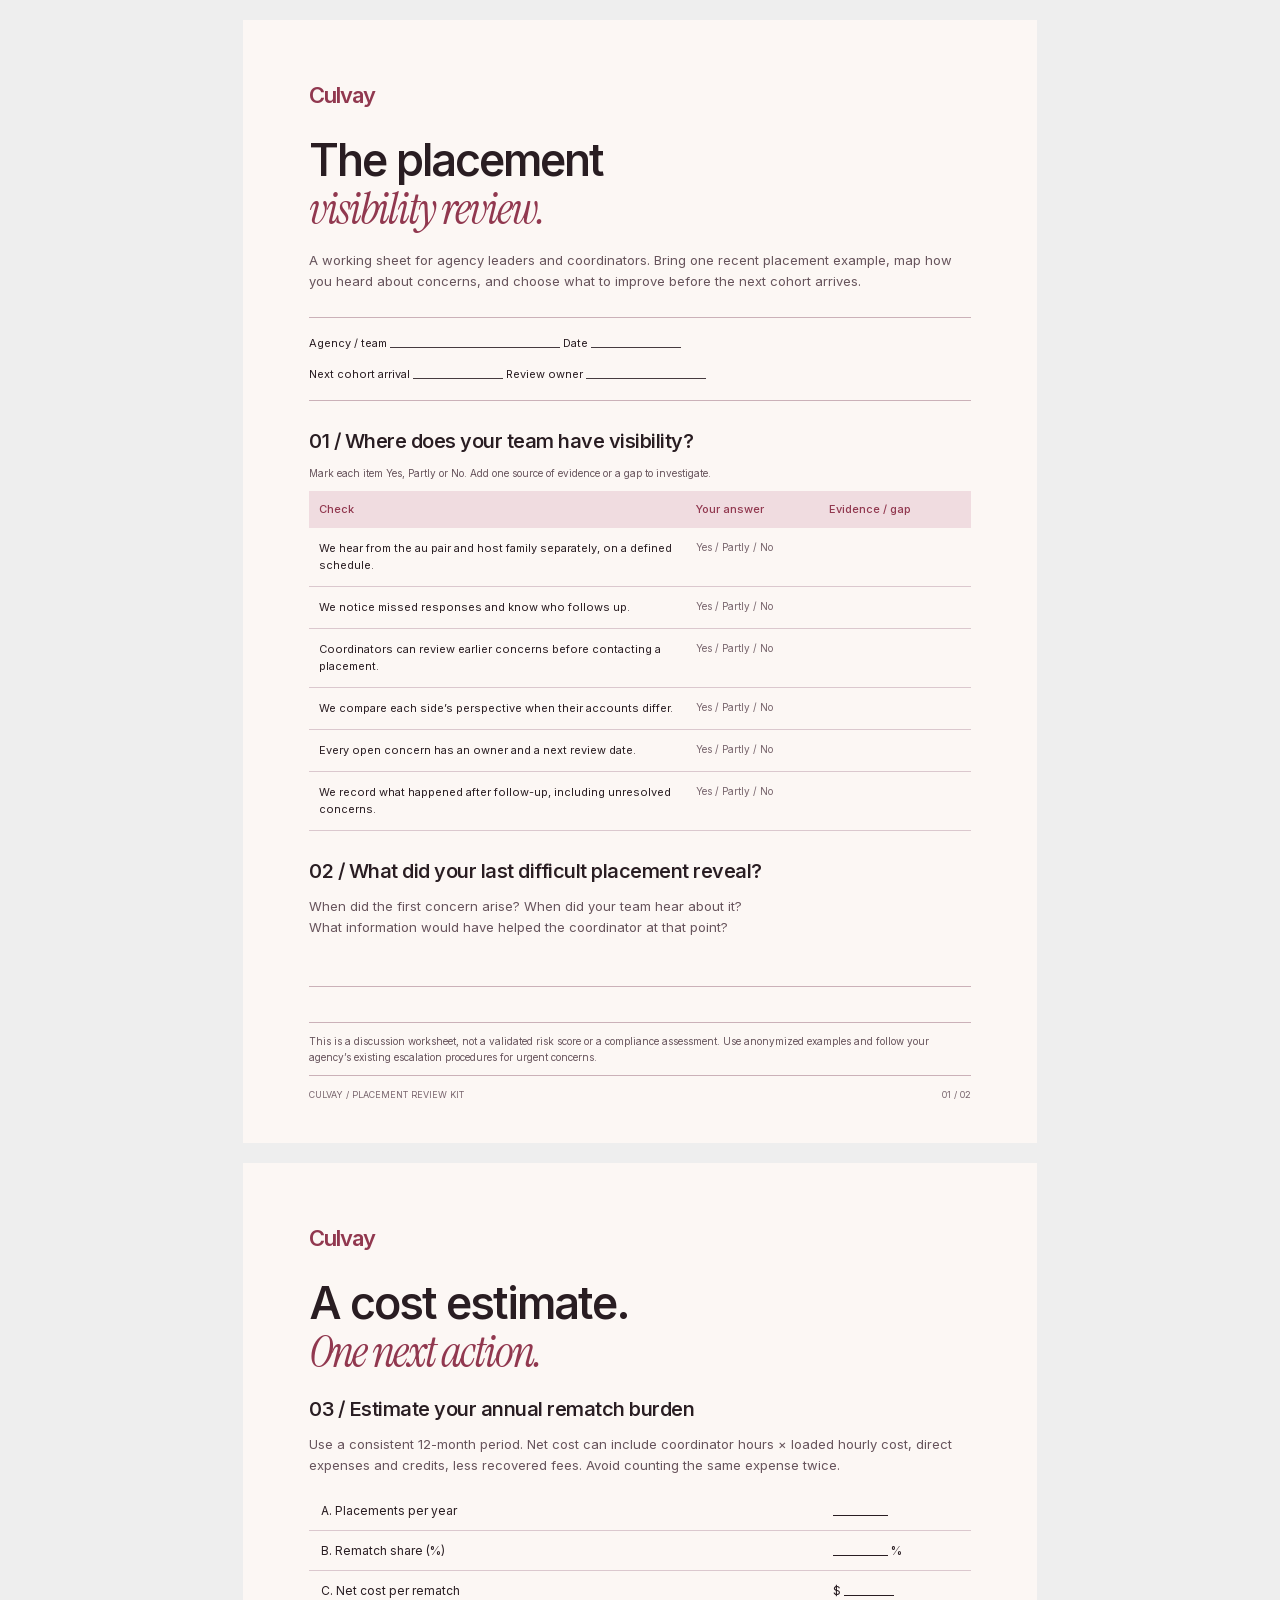
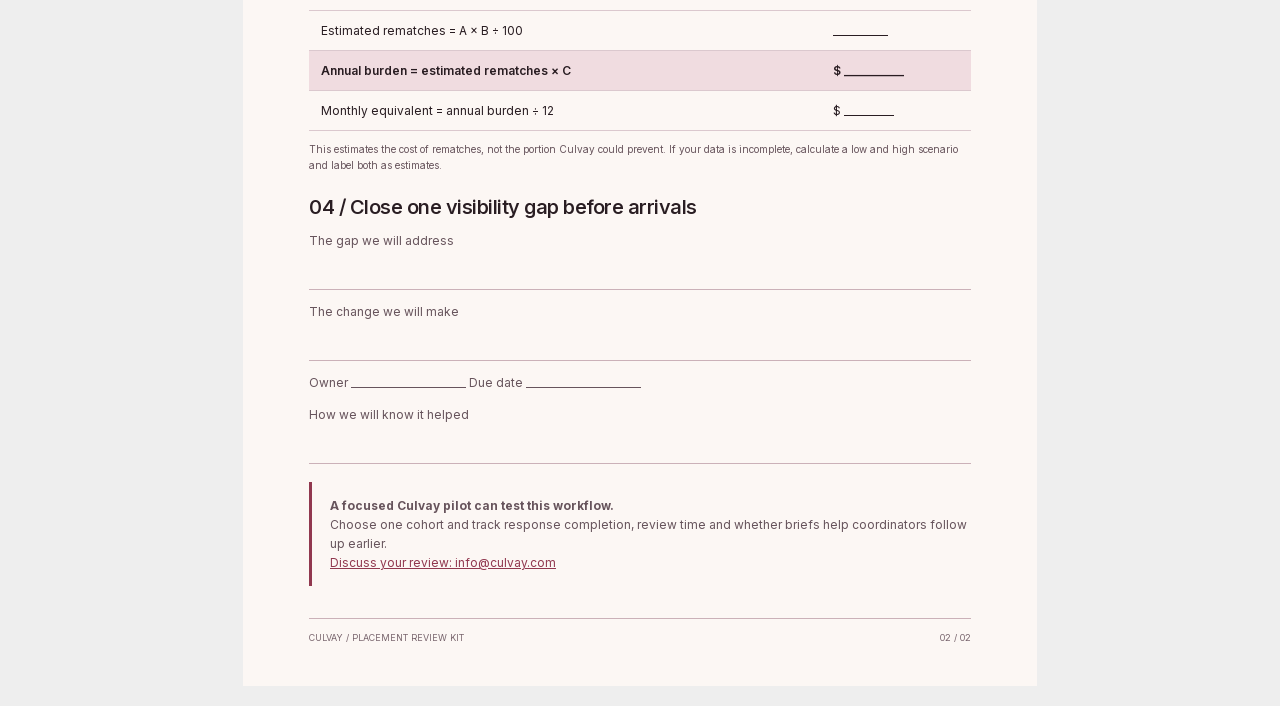
<file: placement-review.html>
<!doctype html><html lang="en"><head><meta charset="utf-8"><title>Culvay · Placement visibility review</title><style>@font-face{font-family:Inter;src:url(assets/inter.woff2)}@font-face{font-family:Instrument;src:url(assets/serif.woff2);font-style:italic}*{box-sizing:border-box}body{margin:0;background:#eee;font-family:Inter,Arial;color:#291d22}.page{width:794px;height:1123px;padding:62px 66px;background:#fcf7f4;position:relative;page-break-after:always}.brand{font-size:22px;font-weight:600;letter-spacing:-1px;color:#91384f}small,.k{font-size:10px;letter-spacing:1.6px;text-transform:uppercase;color:#91384f}h1{font-size:45px;line-height:1.06;letter-spacing:-2px;font-weight:550;margin:28px 0 18px}em{font-family:Instrument;color:#91384f;font-weight:400}p{font-size:13px;line-height:1.6;color:#67545c}h2{font-size:20px;letter-spacing:-.5px;margin:28px 0 12px;font-weight:550}.details{font-size:11px;line-height:2.8;margin:25px 0;border-top:1px solid #cbb1b8;border-bottom:1px solid #cbb1b8;padding:10px 0}table{width:100%;border-collapse:collapse;font-size:11px;line-height:1.55}th{text-align:left;color:#91384f;font-weight:500;background:#f0dce0;padding:10px}td{padding:12px 10px;border-bottom:1px solid #dbc8ce;vertical-align:top}td:first-child{width:57%}td:nth-child(2){width:20%}.response{font-size:10px;color:#78656d;white-space:nowrap}.line{border-bottom:1px solid #cbb1b8;height:36px}.foot{position:absolute;bottom:43px;left:66px;right:66px;border-top:1px solid #cbb1b8;padding-top:13px;font-size:9px;color:#78656d;display:flex;justify-content:space-between}.prompt{font-size:12px;margin-top:18px}.calc{display:grid;grid-template-columns:1fr 150px;gap:0;font-size:12px;margin-top:15px}.calc>*{padding:12px;border-bottom:1px solid #dbc8ce}.calc .total{background:#f0dce0;font-weight:600}.page:nth-child(2) h1{margin-bottom:10px}.page:nth-child(2) h2{margin-top:22px}.page:nth-child(2) .line{height:28px}.page:nth-child(2) .prompt{margin-top:12px}.callout{border-left:3px solid #91384f;padding:2px 0 2px 18px;margin-top:18px}.callout p{font-size:12px}a{color:#91384f}.small{font-size:10px}@media print{@page{size:A4;margin:0}body{background:white}.page{width:210mm;height:297mm;break-after:page}.page:last-child{break-after:auto}body{-webkit-print-color-adjust:exact;print-color-adjust:exact}}@media screen{.page{margin:20px auto}}</style></head><body>
<article class="page"><div class="brand">Culvay</div><h1>The placement<br><em>visibility review.</em></h1><p>A working sheet for agency leaders and coordinators. Bring one recent placement example, map how you heard about concerns, and choose what to improve before the next cohort arrives.</p><div class="details">Agency / team __________________________________ Date __________________<br>Next cohort arrival __________________ Review owner ________________________</div><h2>01 / Where does your team have visibility?</h2><p class="small">Mark each item Yes, Partly or No. Add one source of evidence or a gap to investigate.</p><table><thead><tr><th>Check</th><th>Your answer</th><th>Evidence / gap</th></tr></thead><tbody>
<tr><td>We hear from the au pair and host family separately, on a defined schedule.</td><td class="response">Yes / Partly / No</td><td></td></tr>
<tr><td>We notice missed responses and know who follows up.</td><td class="response">Yes / Partly / No</td><td></td></tr>
<tr><td>Coordinators can review earlier concerns before contacting a placement.</td><td class="response">Yes / Partly / No</td><td></td></tr>
<tr><td>We compare each side’s perspective when their accounts differ.</td><td class="response">Yes / Partly / No</td><td></td></tr>
<tr><td>Every open concern has an owner and a next review date.</td><td class="response">Yes / Partly / No</td><td></td></tr>
<tr><td>We record what happened after follow-up, including unresolved concerns.</td><td class="response">Yes / Partly / No</td><td></td></tr>
</tbody></table><h2>02 / What did your last difficult placement reveal?</h2><p>When did the first concern arise? When did your team hear about it?<br>What information would have helped the coordinator at that point?</p><div class="line"></div><div class="line"></div><p class="small">This is a discussion worksheet, not a validated risk score or a compliance assessment. Use anonymized examples and follow your agency’s existing escalation procedures for urgent concerns.</p><div class="foot"><span>CULVAY / PLACEMENT REVIEW KIT</span><span>01 / 02</span></div></article>
<article class="page"><div class="brand">Culvay</div><h1>A cost estimate.<br><em>One next action.</em></h1><h2>03 / Estimate your annual rematch burden</h2><p>Use a consistent 12-month period. Net cost can include coordinator hours × loaded hourly cost, direct expenses and credits, less recovered fees. Avoid counting the same expense twice.</p><div class="calc"><span>A. Placements per year</span><span>___________</span><span>B. Rematch share (%)</span><span>___________ %</span><span>C. Net cost per rematch</span><span>$ __________</span><span>Estimated rematches = A × B ÷ 100</span><span>___________</span><span class="total">Annual burden = estimated rematches × C</span><span class="total">$ __________</span><span>Monthly equivalent = annual burden ÷ 12</span><span>$ __________</span></div><p class="small">This estimates the cost of rematches, not the portion Culvay could prevent. If your data is incomplete, calculate a low and high scenario and label both as estimates.</p><h2>04 / Close one visibility gap before arrivals</h2><p class="prompt">The gap we will address</p><div class="line"></div><p class="prompt">The change we will make</p><div class="line"></div><p class="prompt">Owner _______________________ Due date _______________________</p><p class="prompt">How we will know it helped</p><div class="line"></div><div class="callout"><p><b>A focused Culvay pilot can test this workflow.</b><br>Choose one cohort and track response completion, review time and whether briefs help coordinators follow up earlier.<br><a href="mailto:info@culvay.com?subject=Our%20placement%20visibility%20review">Discuss your review: info@culvay.com</a></p></div><div class="foot"><span>CULVAY / PLACEMENT REVIEW KIT</span><span>02 / 02</span></div></article></body></html>
</file>
<file: culvay-slides.css>
/* Culvay presentation design system — extracted from index.html / workflow-diagram/how-culvay-works.html.
   Drop <link rel="stylesheet" href="culvay-slides.css"> in a new presentation's <head> (same folder as this
   file). In a subfolder, point the href there instead and fix the two @font-face/url() paths below to match
   (e.g. ../culvay-slides.css won't fix the font paths for you — copy this file next to the new slide, or
   adjust ../assets/... to the right depth, the way workflow-diagram/how-culvay-works.html does). */

@font-face{font-family:Inter;src:url(assets/inter.woff2)}
@font-face{font-family:Instrument;src:url(assets/serif.woff2);font-style:italic}

:root{
  --bg:#090909;--ink:#f6f2ed;--soft:#d4cbca;--muted:#aaa;--dim:#7d7478;
  --blush:#f1b9c4;--blush-2:#f0dce0;--rose:#c48d9b;--cherry:#91384f;--cherry-2:#641f35;
  --line:#ffffff1c;--line-2:#ffffff2e;--card:linear-gradient(140deg,#ffffff0e,#ffffff03);
  --s:1;
}

*{box-sizing:border-box}
html,body{margin:0;height:100%}
body{background:var(--bg);color:var(--ink);font-family:Inter,Arial,sans-serif;-webkit-font-smoothing:antialiased}
button,a{-webkit-tap-highlight-color:transparent}

/* The one accent word per headline — wrap it in <em>, never a whole phrase. */
em{font-family:Instrument,Georgia,serif;color:var(--blush);font-weight:400;letter-spacing:-.02em}

/* Nav: signet + wordmark top-left, byline pill top-right. */
header{position:fixed;top:0;left:0;right:0;z-index:10;padding:22px 4%;display:flex;justify-content:space-between;align-items:center;background:linear-gradient(#090909c0,transparent);pointer-events:none}
.brand{display:flex;align-items:center;gap:10px;font-size:23px;letter-spacing:-1px;font-weight:600}
.brand img{width:26px}
.label{font-size:10px;text-transform:uppercase;letter-spacing:2px;font-weight:500;color:var(--muted);border:1px solid #ffffff25;border-radius:30px;padding:9px 14px}

/* Slide scaffolding: each slide is a 1280×720 canvas; stack sections with scroll-snap to move with
   arrow keys / space / scroll. --s scales the whole canvas to fit the screen without resizing content. */
main{height:100svh;overflow-y:auto;scroll-snap-type:y mandatory;scroll-behavior:smooth}
section{height:100svh;scroll-snap-align:start;position:relative;display:grid;place-items:center;overflow:hidden}
.canvas{width:1280px;height:720px;flex:none;transform:scale(var(--s));padding:88px 72px 82px;display:flex;flex-direction:column;position:relative}
.top{display:flex;justify-content:space-between;align-items:flex-end;gap:40px;margin-bottom:22px}

.eyebrow{font-size:10px;text-transform:uppercase;letter-spacing:2px;font-weight:500;color:#dbb9b9;margin-bottom:12px}
h2{font-size:52px;font-weight:550;line-height:1.02;letter-spacing:-.06em;margin:0}
h3{margin:0;font-weight:500;letter-spacing:-.02em}
p{margin:0}
.lede{font-size:14px;line-height:1.55;color:var(--muted);max-width:430px}

/* Card: the only elevation system is a 1px hairline border — never a shadow (one exception: .notif below). */
.card{border:1px solid var(--line);border-radius:14px;background:var(--card);padding:18px 20px;min-width:0}
.card.hot{background:linear-gradient(135deg,var(--cherry),var(--cherry-2));border-color:#f1b9c433}
.card.glow{border-color:#f1b9c455;background:linear-gradient(135deg,#ffffff0c,#91384f22)}

.k{font-size:9.5px;letter-spacing:1.5px;text-transform:uppercase;color:var(--rose);font-weight:500}
.hot .k{color:var(--blush-2)}
.big{font-size:40px;font-weight:500;letter-spacing:-.055em;line-height:1;font-variant-numeric:tabular-nums}
.cap{font-size:12px;line-height:1.45;color:#b9adb1}
.hot .cap{color:var(--blush-2)}
.note{font-size:10px;color:#777;margin-top:auto;padding-top:10px}
.pink{color:var(--blush)}

.grid{display:grid;gap:16px;min-height:0}
.fill{flex:1;min-height:0}

/* Tags / chips */
.tag{display:inline-block;font-size:9px;letter-spacing:1px;text-transform:uppercase;border:1px solid #f1b9c455;color:var(--blush);border-radius:20px;padding:3px 8px;vertical-align:middle}
.tag.grey{border-color:var(--line-2);color:var(--muted)}
.chip{font-size:11px;color:var(--soft);border:1px solid var(--line-2);border-radius:20px;padding:6px 11px}
.chip.soon{border-style:dashed;color:var(--muted)}

/* Bar chart row: label, tabular value, filled track. */
.bars{display:flex;flex-direction:column;gap:13px;margin-top:16px}
.bar{display:grid;grid-template-columns:1fr auto;gap:5px 10px;font-size:12.5px;color:var(--soft)}
.bar b{font-weight:500;font-variant-numeric:tabular-nums;color:var(--ink)}
.bar i{grid-column:1/-1;height:7px;border-radius:4px;background:#ffffff10;position:relative;overflow:hidden}
.bar i:after{content:"";position:absolute;inset:0;width:var(--w);border-radius:4px;background:#a79a94}
.bar.sig{color:var(--blush)}
.bar.sig b{color:var(--blush)}
.bar.sig i:after{background:linear-gradient(90deg,var(--cherry),var(--blush))}

/* Numbered step row */
.steps{list-style:none;margin:16px 0 0;padding:0;display:grid;grid-template-columns:repeat(5,1fr);gap:10px}
.steps li{border-top:1px solid #f1b9c455;padding-top:12px;position:relative}
.steps li:before{content:"";position:absolute;top:-4px;left:0;width:7px;height:7px;border-radius:50%;background:var(--blush)}
.steps span{font-size:9.5px;color:var(--rose);letter-spacing:1px}
.steps h3{font-size:15px;margin:6px 0 4px}
.steps p{font-size:11px;line-height:1.4;color:var(--muted)}

/* Floating phone-notification mockup — the one place text sits on a light ground. */
.notif{position:absolute;background:#f0dce0;border-radius:16px;padding:13px 14px;box-shadow:0 18px 50px #000a;color:#514548}
.notif .app{display:flex;align-items:center;gap:7px;font-size:10px;font-weight:600;margin-bottom:8px}
.notif .app img{width:18px;height:18px;background:#24171c;border-radius:5px;padding:3px}
.notif .app time{margin-left:auto;font-weight:400;color:#78676d}
.notif h4{margin:0 0 5px;font-size:13px;color:#242021;letter-spacing:-.3px}
.notif p{font-size:10.5px;line-height:1.45}
.notif .sug{margin-top:7px;padding-top:7px;border-top:1px solid #91384f55;color:#91384f;font-weight:500}

/* Comparison table — the "us" column picked out in blush text, never a filled cell. */
table.cmp{width:100%;border-collapse:collapse;font-size:12px}
.cmp th{font-size:9px;letter-spacing:1.1px;text-transform:uppercase;font-weight:500;color:#b9adb1;text-align:center;padding:0 6px 9px;vertical-align:bottom;line-height:1.4}
.cmp td{padding:8px 6px;border-top:1px solid var(--line);text-align:center}
.cmp td:first-child{text-align:left;color:var(--ink)}

/* Mono data: scores, counts, timestamps — always tabular-nums. */
.mono{font-family:ui-monospace,SFMono-Regular,Menlo,monospace}

/* For a single standalone 1280×720 slide exported to PDF via headless Chrome. Skip this if the
   presentation is a multi-slide scrolling deck like index.html. */
@page{size:1280px 720px;margin:0}
</file>
